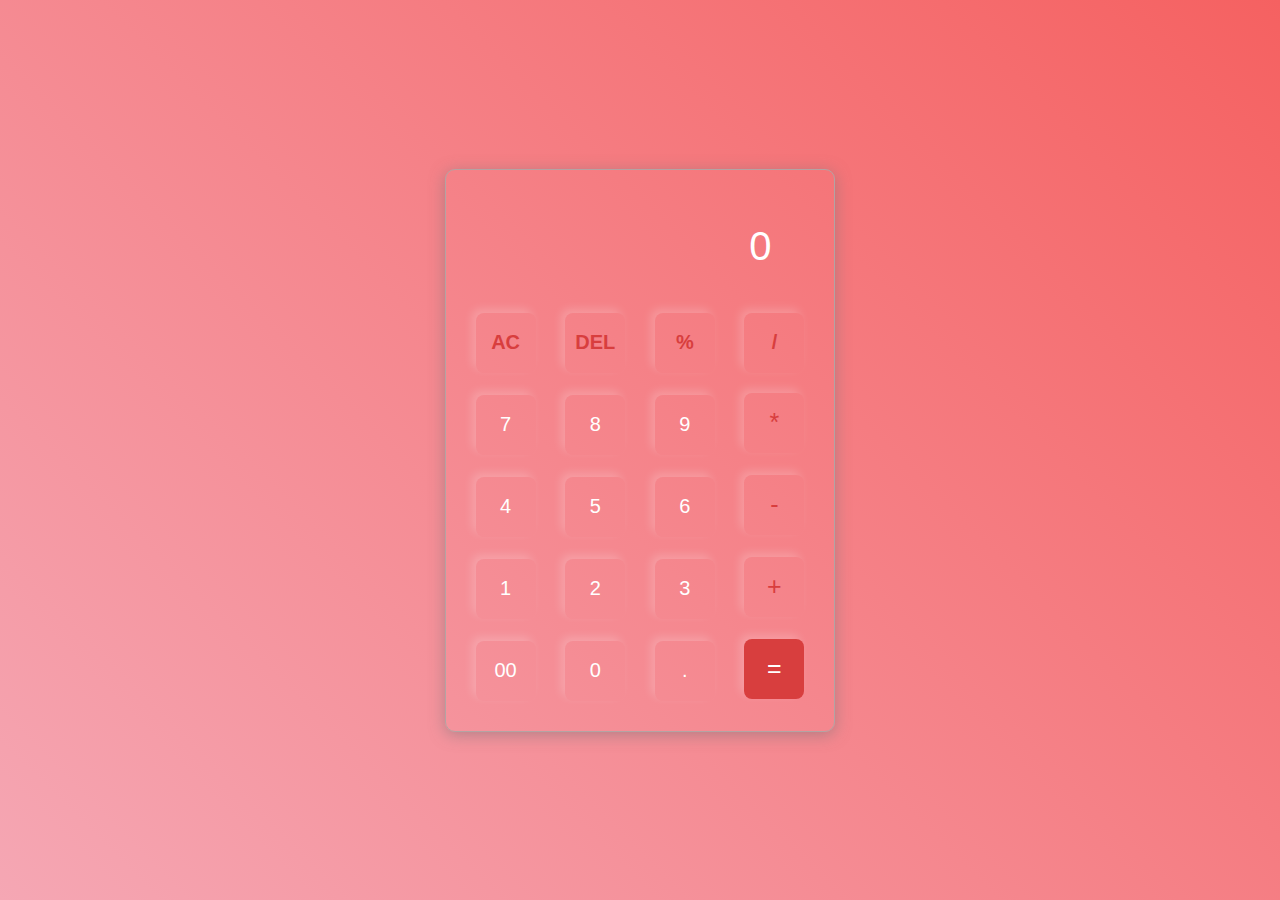
<file: Calculadora/index.html>
<!DOCTYPE html>
<html lang="en">
<head>
  <meta charset="UTF-8">
  <meta name="viewport" content="width=device-width, initial-scale=1.0">
  <title>Calculadora</title>
  <link rel="stylesheet" href="style.css">
</head>
<body>
  <div class="calculadora">
    <input type="text" placeholder="0" id="inputBox">
    <div>
      <button class="botaomaior">AC</button>
      <button class="botaomaior">DEL</button>
      <button class="botaomaior">%</button>
      <button class="botaomaior">/</button>
    </div>
    <div>
      <button>7</button>
      <button>8</button>
      <button>9</button>
      <button class="operador">*</button>
    </div>
    <div>
      <button>4</button>
      <button>5</button>
      <button>6</button>
      <button class="operador">-</button>
    </div>
    <div>
      <button>1</button>
      <button>2</button>
      <button>3</button>
      <button class="operador">+</button>
    </div>
    <div>
      <button>00</button>
      <button>0</button>
      <button>.</button>
      <button class="botaoigual">=</button>
    </div>
  </div>
  <script src="script.js"></script>
</body>
</html>
</file>
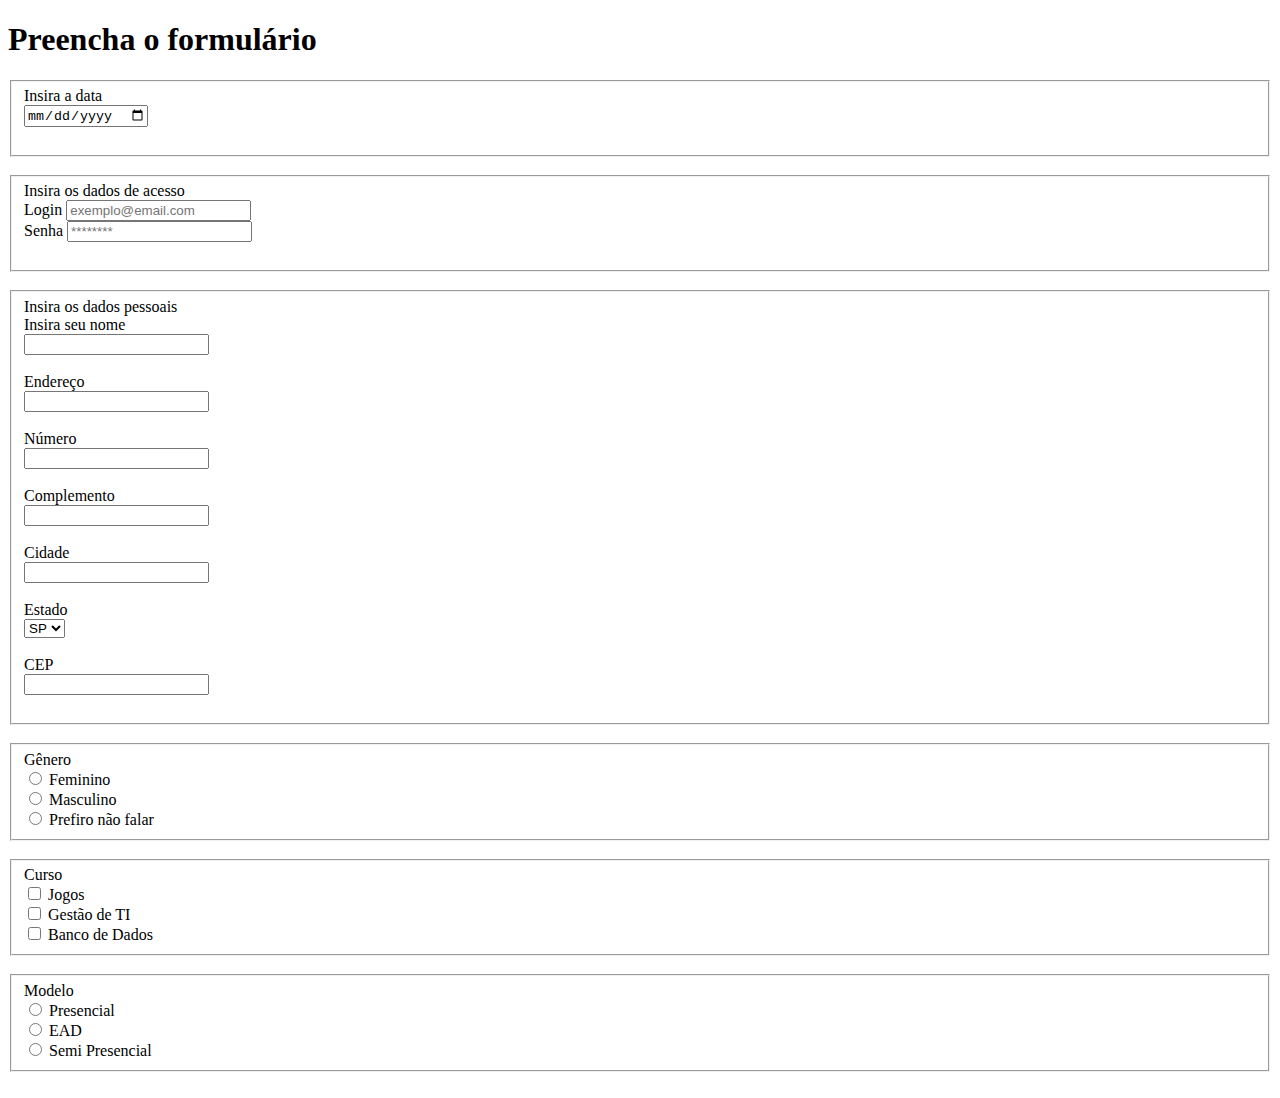
<file: form/index.html>
<!DOCTYPE html>
<html lang="pt-br">
<head>
  <meta charset="UTF-8">
  <meta name="viewport" content="width=device-width, initial-scale=1.0">
  <title>Formulário</title>
</head>
<body>
  <h1>Preencha o formulário</h1>
  <form action="https://www.w3schools.com/action_page.php">
    <fieldset>
      <label id="titulo" for="date">Insira a data</label> <br>
      <input type="date"> <br><br>
    </fieldset> <br>

    <fieldset>
      <label id="titulo" for="dados">Insira os dados de acesso</label> <br>
     <label for="login">Login</label>
      <input type="text" placeholder="exemplo@email.com"><br>
      <label for="login">Senha</label>
     <input type="password" placeholder="********"><br><br>
    </fieldset> <br>

    <fieldset>
      <label id="titulo" for="dados">Insira os dados pessoais</label> <br>
      <label for="date">Insira seu nome</label> <br>
      <input type="text"> <br><br>
      <label for="date">Endereço</label> <br>
       <input type="text"> <br><br>
      <label for="date">Número</label> <br>
      <input type="text"> <br><br>
      <label for="date">Complemento</label> <br>
      <input type="text"> <br><br>
      <label for="date">Cidade</label> <br>
      <input list="cidade">
      <datalist id="cidade">
        <option value="Sorocaba"></option>
        <option value="Votorantim"></option>
        <option value="Itu"></option>
        <option value="São Roque"></option>
        <option value="Curitiba"></option>
        <option value="Porto Alegre"></option>
      </datalist> <br><br>
      <label for="date">Estado</label> <br>
      <select name="estado" id="estado">
        <option value="SP">SP</option>
        <option value="PR">PR</option>
        <option value="RS">RS</option>
      </select><br><br>
      <label for="date">CEP</label> <br>
      <input type="text"> <br><br>
    </fieldset> <br>

    <fieldset>
      <label id="titulo" for="genero">Gênero</label> <br>
      <input type="radio" name="genero">
      <label for="feminino">Feminino</label><br>
      <input type="radio" name="genero">
      <label for="masculino">Masculino</label><br>
      <input type="radio" name="genero">
      <label for="nao">Prefiro não falar</label><br>
    </fieldset> <br>


    <fieldset>
      <label id="titulo" for="curso">Curso</label> <br>
      <input type="checkbox" name="curso">
      <label for="jogos">Jogos</label><br>
      <input type="checkbox" name="curso">
      <label for="gestao">Gestão de TI</label><br>
      <input type="checkbox" name="curso">
      <label for="banco">Banco de Dados</label><br>
    </fieldset><br>


    <fieldset>
      <label id="titulo" for="modelo">Modelo</label><br>
      <input type="radio" name="modelo">
      <label for="presencial">Presencial</label><br>
      <input type="radio" name="modelo">
      <label for="ead">EAD</label><br>
      <input type="radio" name="modelo">
      <label for="semi">Semi Presencial</label><br>
    </fieldset><br>
  </form>
</body>
</html>
</file>
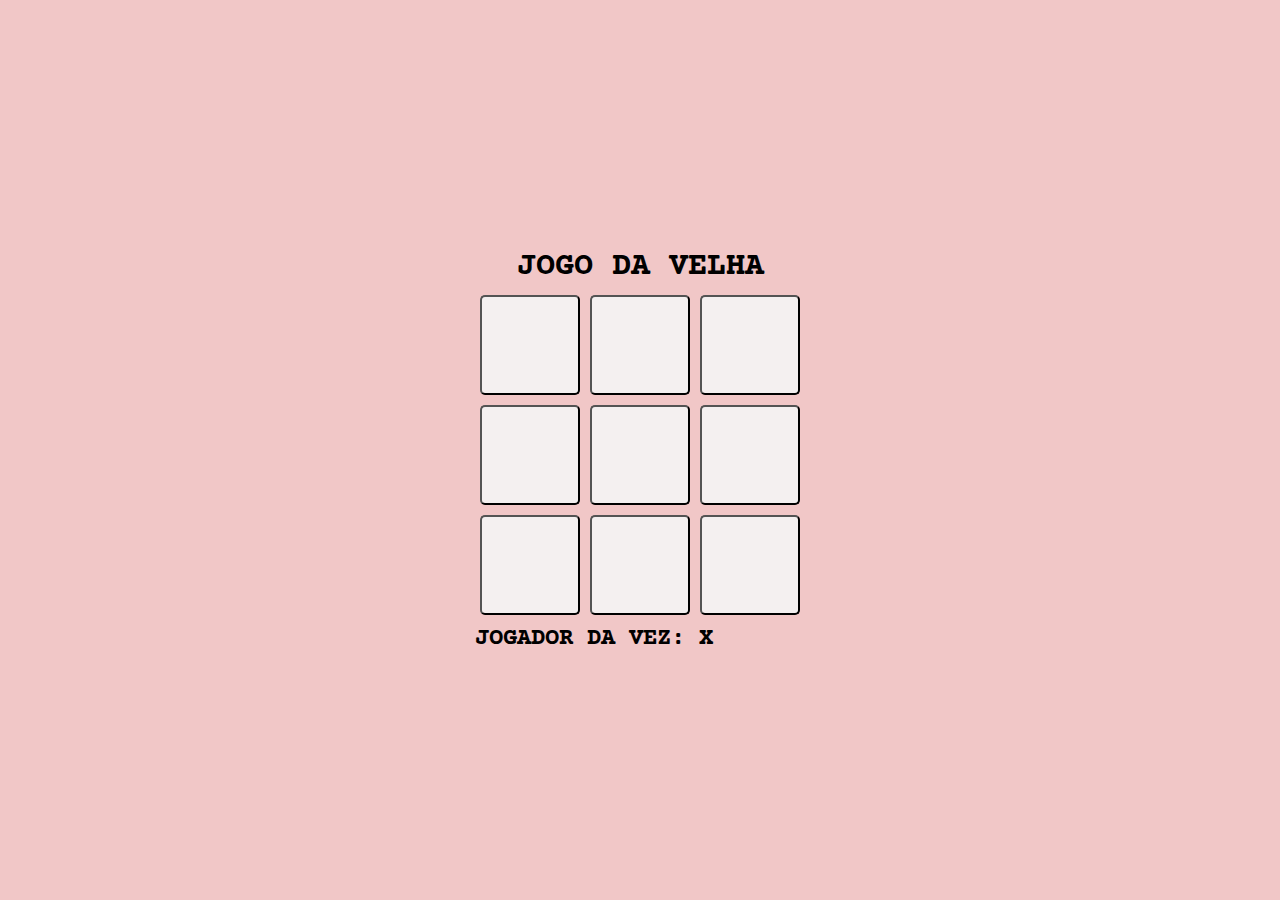
<file: Jogo_da_velha/index.html>
<!DOCTYPE html>
<html lang="en">
<head>
  <meta charset="UTF-8">
  <meta http-equiv="X-UA-Compatible" content="IE=edge">
  <meta name="viewport" content="width=device-width, initial-scale=1.0">
  <title>Jogo da velha</title>
  <link rel="stylesheet" href="style.css">
</head>
<body>
  <main>
    <h1>JOGO DA VELHA</h1>
    <div class="game">
      <button data-i="1"></button>
      <button data-i="2"></button>
      <button data-i="3"></button>
      <button data-i="4"></button>
      <button data-i="5"></button>
      <button data-i="6"></button>
      <button data-i="7"></button>
      <button data-i="8"></button>
      <button data-i="9"></button>
    </div>
    <h2 class="currentPlayer"></h2>
  </main>
  <script src="script.js"></script>
</body>
</html>
</file>
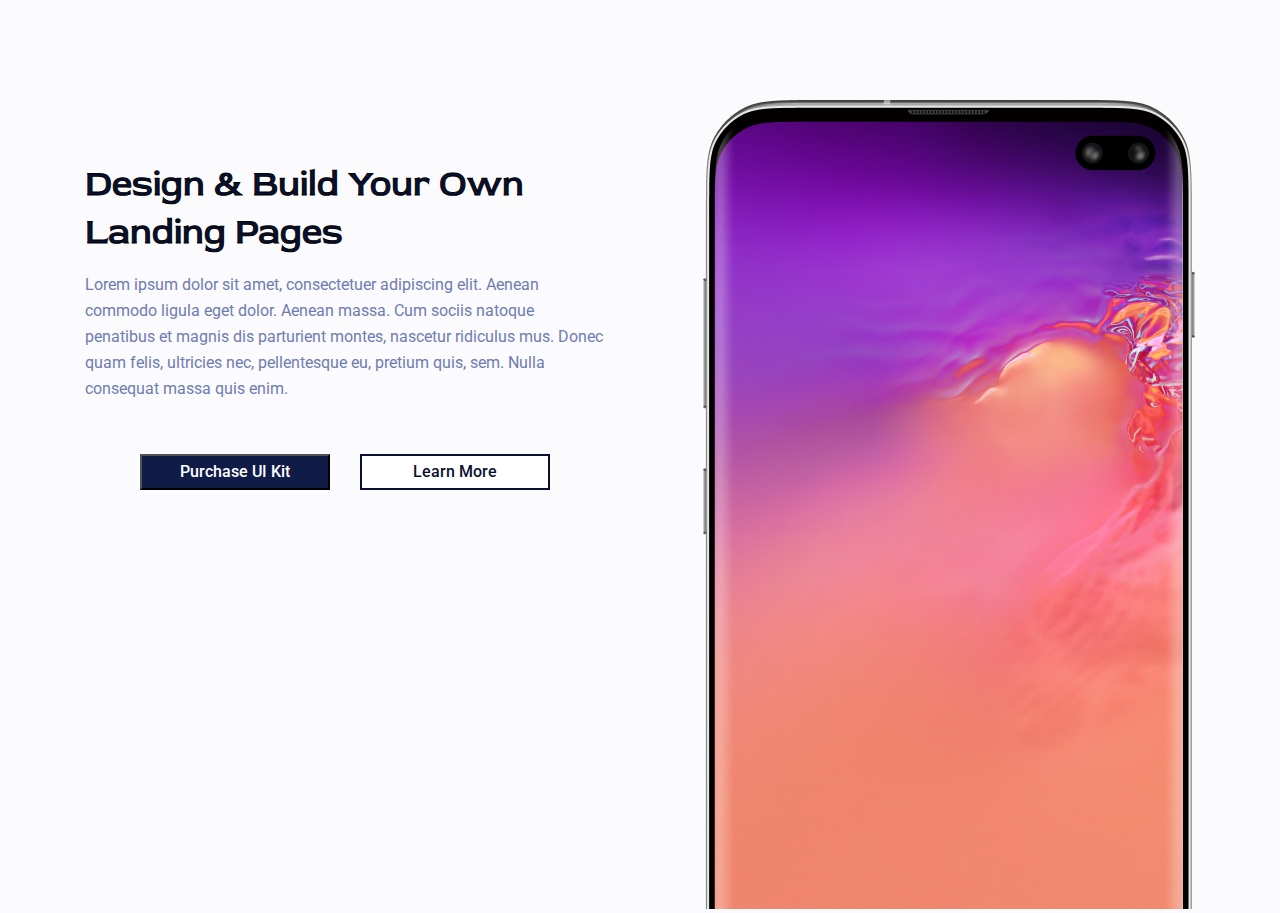
<file: Pagina_Figma/index.html>
<!DOCTYPE html>
<html lang="pt-br">
<head>
  <meta charset="UTF-8">
  <meta name="viewport" content="width=device-width, initial-scale=1.0">
  <title>Figma</title>
  <link rel="stylesheet" href="style.css">
</head>
<body>
  <div class="tudo">
    <div class="parte1">
      <div class="textos">
        <h1 class="titulo">Design & Build Your Own Landing Pages</h1>
        <p class="paragrafo">Lorem ipsum dolor sit amet, consectetuer adipiscing elit. Aenean commodo ligula eget dolor. Aenean massa. Cum sociis natoque penatibus et magnis dis parturient montes, nascetur ridiculus mus. Donec quam felis, ultricies nec, pellentesque eu, pretium quis, sem. Nulla consequat massa quis enim.</p>
      </div>
      <div class="botoes">
        <button class="btn1">Purchase UI Kit</button>
        <button class="btn2" href="#">Learn More</button>
      </div>
    </div>
    <div class="div-celular"><img class="foto-celular" src="Vert (1).png" alt="Foto Celular"></div>
  </div>
</body>
</html>
</file>
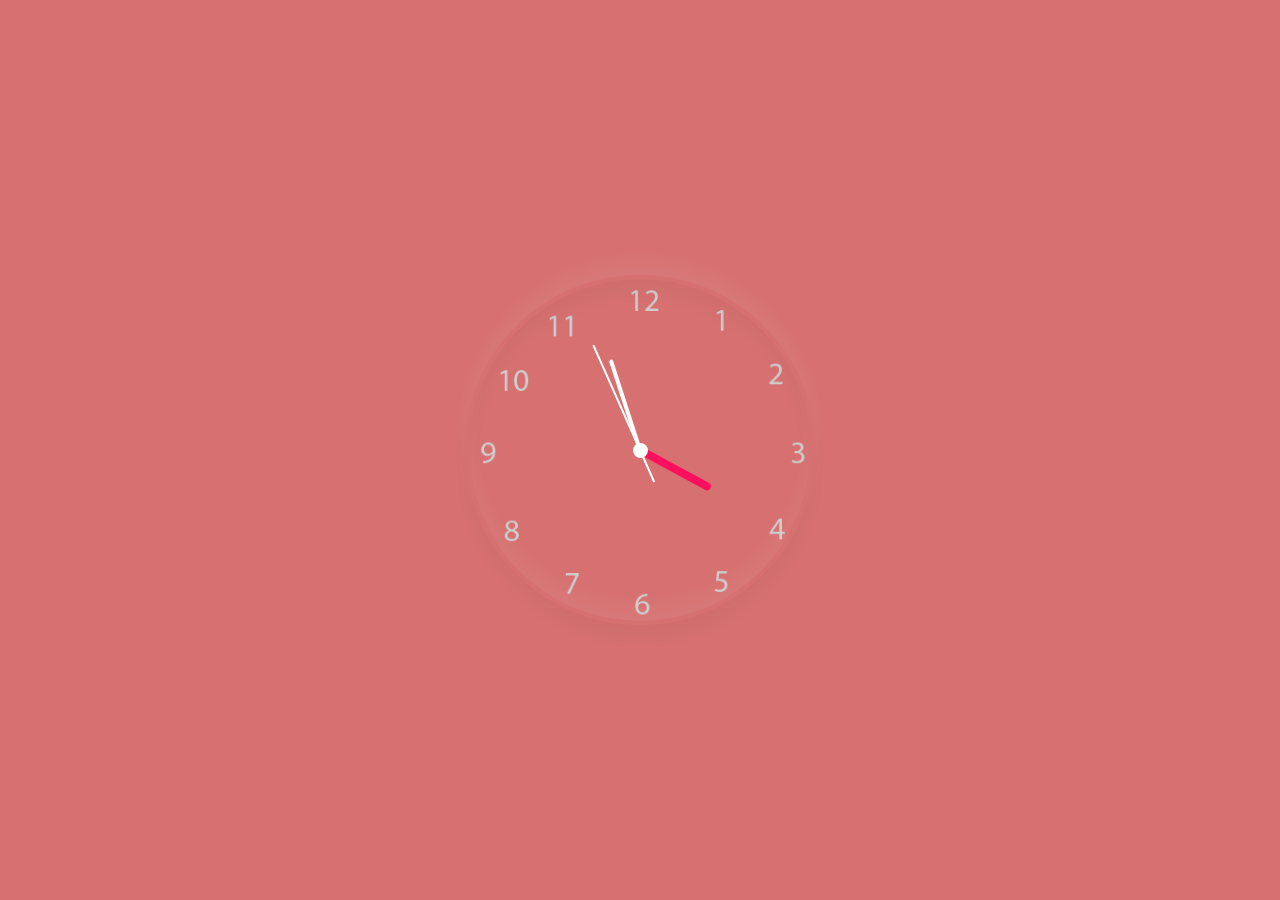
<file: Relogio/index.html>
<!DOCTYPE html>
<html lang="en">
<head>
  <meta charset="UTF-8">
  <meta name="viewport" content="width=device-width, initial-scale=1.0">
  <title>Relógio</title>
  <link rel="stylesheet" href="style.css">
</head>
<body>
  <div class="clock">
    <div class="hour">
      <div class="hr" id="hr"></div>
    </div>
    <div class="min">
      <div class="mn" id="mn"></div>
    </div>
    <div class="sec">
      <div class="sc" id="sc"></div>
    </div>
  </div>
  <script src="script.js"></script>
</body>
</html>
</file>
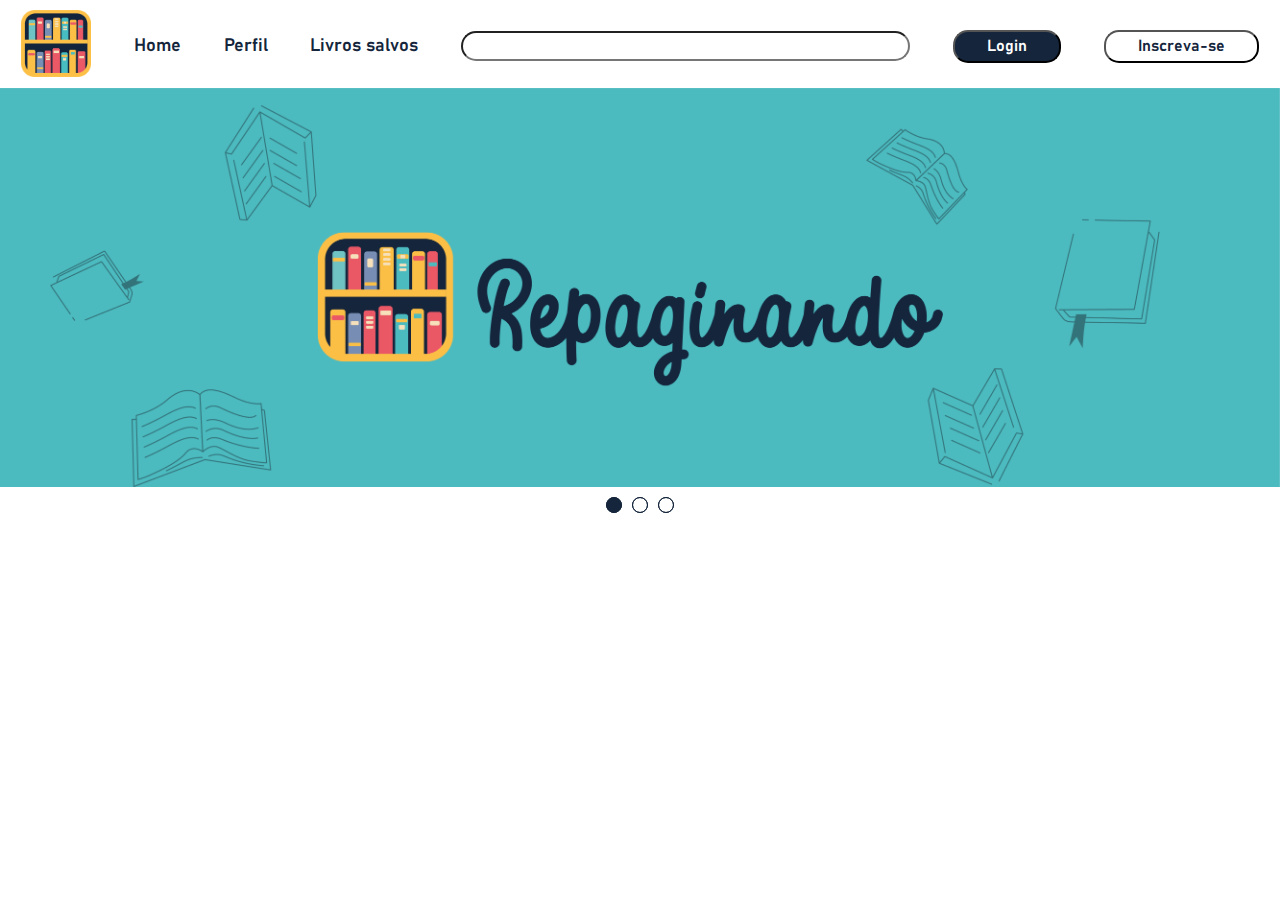
<file: Repaginando/index.html>
<!DOCTYPE html>
<html lang="pt-br">
<head>
  <meta charset="UTF-8">
  <meta name="viewport" content="width=device-width, initial-scale=1.0">
  <title>Repaginando</title>
  <link rel="stylesheet" href="style.css">
  <link rel="shortcut icon" href="fav.svg" type="image/x-icon">
</head>
<body>
  <header>
    <nav>
      <ul>
        <a href="#"><img class="logo" src="Logo.png" alt="Logo Repaginando"></a>
        <li><a class="nav-tracinho" href="#">Home</a></li>
        <li><a class="nav-tracinho" href="#">Perfil</a></li>
        <li><a class="nav-tracinho" href="#">Livros salvos</a></li>
        <li><label for="type">
          <input class="busca" type="text">
        </label></li>
          <button class="btn-login">Login</button>
          <button class="btn-signup">Inscreva-se</button>
      </ul>
    </nav>
  </header>

  <main>
    <section class="slider">
      <div class="slider-content">

        <input type="radio" name="btn-radio" id="radio1">
        <input type="radio" name="btn-radio" id="radio2">
        <input type="radio" name="btn-radio" id="radio3">

        <div class="slide-box primeiro">
          <img src="Banner_menor.png" alt="slide 1">
        </div>

        <div class="slide-box segundo">
          <img src="Banner_menor02.png" alt="slide 2">
        </div>

        <div class="slide-box segundo">
          <img src="Banner_menor03.png" alt="slide 3">
        </div>

        <div class="nav-auto">
          <div class="auto-btn1"></div>
          <div class="auto-btn2"></div>
          <div class="auto-btn3"></div>
        </div>

        <div class="nav-manual">
          <label for="radio1" class="manual-btn"></label>
         <label for="radio2" class="manual-btn"></label>
          <label for="radio3" class="manual-btn"></label>
       </div>
      </div>
    </section>
  
  </main>
  <script src="slide.js"></script>
</body>
</html>
</file>
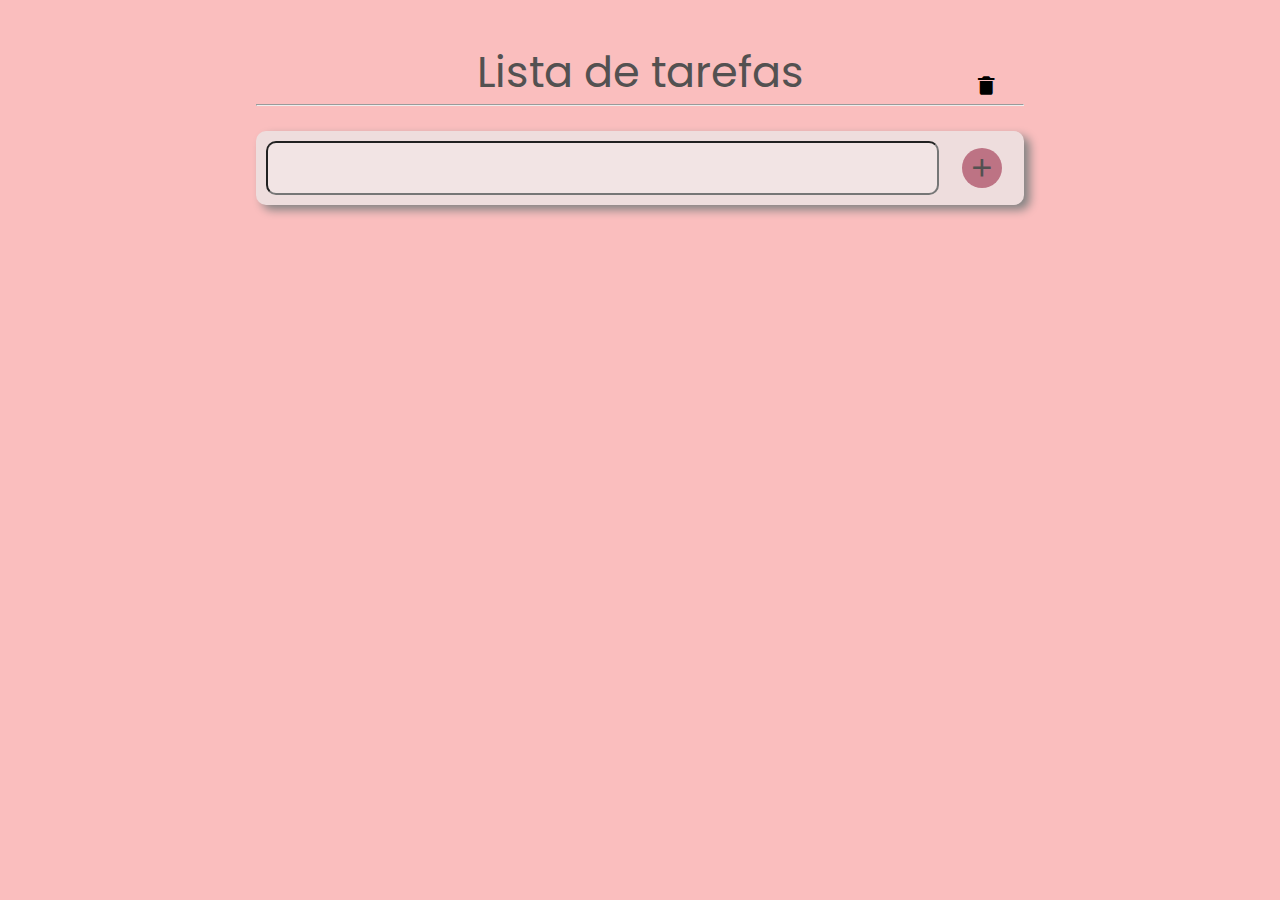
<file: Todolist/index.html>
<!DOCTYPE html>
<html lang="pt-BR">
<head>
  <meta charset="UTF-8">
  <meta name="viewport" content="width=device-width, initial-scale=1.0">
  <title>Tarefas</title>
  <link rel="stylesheet" href="style.css">
  <link href='https://unpkg.com/boxicons@2.1.4/css/boxicons.min.css' rel='stylesheet'>
</head>
<body>
  <div class="to-do">
    <div class="header">
      <p>Lista de tarefas</p>
      <button> <i class="bx bxs-trash-alt"></i></button>
    </div>
    <hr>
    <br>
    <div class="divInsert">
      <input class="textInsert" type="text">
      <button> <i class="bx bx-plus"></i></button>
    </div>
    <ul></ul>
  </div>
  <script src="script.js"></script>
</body>
</html>
</file>
<file: Calculadora/style.css>
* {
  margin: 0;
  padding: 0;
  box-sizing: border-box;
}

body {
  font-family: 'Courier New', Courier, monospace;
  width: 100%;
  height: 100vh;
  display: flex;
  justify-content: center;
  align-items: center;
  background:linear-gradient(45deg, rgb(245, 167, 180), rgb(245, 97, 97)) ;
}

.calculadora {
  border: 1px solid rgb(179, 163, 163);
  padding: 20px;
  border-radius: 10px;
  background: transparent;
  box-shadow: 0px 3px 15px rgba(113, 115, 119, 0.5);
}

input {
  width: 320px;
  border: none;
  padding: 24px;
  margin: 10px;
  color: #ffffff;
  background: transparent;
  box-shadow: 0px 3px 15px rgba(184, 89, 89, 0);
  font-size: 40px;
  text-align: right;
  text-align: right;
  cursor: pointer;
}

input::placeholder {
  color: #ffffff;
}

button {
  border: 0;
  width: 60px;
  height: 60px;
  margin: 10px;
  border-radius: 8px;
  background: transparent;
  color: #ffffff;
  font-size: 20px;
  box-shadow: -4px -4px 10px rgba(255, 255, 255, 0.2);
  cursor: pointer;
}

.botaoigual {
  font-size: 25px;
  background-color:  rgb(216, 62, 62);
}

.operador {
  font-size: 25px;
  color: rgb(216, 62, 62);
}

.botaomaior {
  font: 40px;
  font-weight: 600;
  color: rgb(216, 62, 62);
}
</file>
<file: Jogo_da_velha/style.css>
@import url('https://fonts.googleapis.com/css2?family=Courier+Prime&display=swap');

* {
  margin: 0;
  padding: 0;
  box-sizing: border-box;
  font-family: 'Courier Prime', monospace;
}

body {
  height: 100vh;
  display: flex;
  align-items: center;
  justify-content: center;
  background: #f1c7c7;
}

main {
  display: flex;
  flex-direction: column;
  gap: 5px;
}

h1 {
  text-align: center;
}

.game {
  display: grid;
  grid-template-columns: 1fr 1fr 1fr;
}

.game button {
  width: 100px;
  height: 100px;
  margin: 5px;
  cursor: pointer;
  font-size: 50px;
  background: #f4f0f0;
  border-radius: 5px;
}
</file>
<file: Pagina_Figma/style.css>
@import url('https://fonts.googleapis.com/css2?family=Barlow+Condensed:ital,wght@0,100;0,200;0,300;0,400;0,500;0,600;0,700;0,800;0,900;1,100;1,200;1,300;1,400;1,500;1,600;1,700;1,800;1,900&family=Courier+Prime:ital,wght@0,400;0,700;1,400;1,700&family=Goudy+Bookletter+1911&family=Homemade+Apple&family=Pacifico&family=Poppins:ital,wght@0,100;0,200;0,300;0,400;0,500;0,600;0,700;0,800;0,900;1,100;1,200;1,300;1,400;1,500;1,600;1,700;1,800;1,900&family=Roboto:ital,wght@0,100;0,300;0,400;0,500;0,700;0,900;1,100;1,300;1,400;1,500;1,700;1,900&family=Rubik+Mono+One&family=Sacramento&family=VT323&display=swap');

@import url('https://fonts.googleapis.com/css2?family=Barlow+Condensed:ital,wght@0,100;0,200;0,300;0,400;0,500;0,600;0,700;0,800;0,900;1,100;1,200;1,300;1,400;1,500;1,600;1,700;1,800;1,900&family=Courier+Prime:ital,wght@0,400;0,700;1,400;1,700&family=Goudy+Bookletter+1911&family=Homemade+Apple&family=Pacifico&family=Poppins:ital,wght@0,100;0,200;0,300;0,400;0,500;0,600;0,700;0,800;0,900;1,100;1,200;1,300;1,400;1,500;1,600;1,700;1,800;1,900&family=Red+Rose:wght@300..700&family=Roboto:ital,wght@0,100;0,300;0,400;0,500;0,700;0,900;1,100;1,300;1,400;1,500;1,700;1,900&family=Rubik+Mono+One&family=Sacramento&family=VT323&display=swap');

* {
  padding: 0;
  margin: 0;
  box-sizing: border-box;
}

body {
  background-color: #FBFBFD;
}

.parte1 {
  width: 520px;
  height: 330px;
  margin-top: 160px;
}

.textos {
  width: 520px;
  height: 278px;
}

.titulo {
  color: #091133;
  font-family: "Red Rose", serif;
  font-size: 36px;
  font-weight: 400;
  line-height: 48px;
  padding-bottom: 16px;
  -webkit-text-stroke: 1px #000000;
}

.paragrafo {
  color: #6F7CB2;
  font-family: "Roboto", sans-serif;
  font-size: 16px;
  font-weight: 400;
  line-height: 26px;
  margin-bottom: 36px;
}

.btn1 {
  width: 190px;
  height: 36px;
  background-color: #111B47;
  color: #FFFFFF;
  font-family: "Roboto", sans-serif;
  font-size: 16px;
  font-weight: 500;
  line-height: 26px;
}

.btn1:hover {
  background-color: #253992;
  cursor: pointer;
  border: none;
}

.btn2 {
  width: 190px;
  height: 36px;
  font-family: "Roboto", sans-serif;
  background-color: #FFFFFF;
  color: #091133;
  font-weight: 500;
  font-size: 16px;
  line-height: 26px;
  border: 2px solid #091133;
}

.btn2:hover {
  background-color: #253992;
  color: #FFFFFF;
  cursor: pointer;
  border: none;
}

.botoes {
  display: flex;
  justify-content: center;
  gap: 29.15px;
  margin-top: 16px;
}

.div-celular {
  margin-top: 100px;
}

.tudo {
  display: flex;
  justify-content: center;
  gap: 98px;
}
</file>
<file: Relogio/style.css>
* {
  margin: 0;
  padding: 0;
  box-sizing: border-box;
}

body {
  display: flex;
  justify-content: center;
  align-items: center;
  min-height: 100vh;
  background:  #d77171;
}

.clock {
  width: 350px;
  height: 350px;
  display: flex;
  justify-content: center;
  align-items: center;
  background: url(relogio.png) ;
  background-size: cover;
  border: 4px solid #d77171;
  border-radius: 50%;
  box-shadow: 0 -15px 15px rgba(255,255,255,0.05),
              inset 0 -15px 15px rgba(255,255,255,0.05),
              0 15px 15px rgba(0,0,0,0.03),
              inset 0 15px 15px rgba(0,0,0,0.03);
}

.clock:before {
  content: '';
  position: absolute;
  width: 15px;
  height: 15px;
  background: #ffff;
  border-radius: 50%;
  z-index: 10000;
}

.clock .hour, .clock .min, .clock .sec {
  position: absolute;
}

.clock .hour, .hr {
  width: 160px;
  height: 160px;
}

.clock .min, .mn {
  width: 190px;
  height: 190px;
}

.clock .sec, .sc {
  width: 230px;
  height: 230px;
}

.hr, .mn, .sc {
  display: flex;
  justify-content: center;
  position: absolute;
  border-radius: 50%;
}

.hr:before {
  content: '';
  position: absolute;
  width: 8px;
  height: 80px;
  background: #ff105e;
  z-index: 10;
  border-radius: 6px 6px 0 0;
}

.mn:before {
  content: '';
  position: absolute;
  width: 4px;
  height: 90px;
  background: #fff;
  z-index: 11;
  border-radius: 6px 6px 0 0;
}

.sc:before {
  content: '';
  position: absolute;
  width: 2px;
  height: 150px;
  background: #fff;
  z-index: 12;
  border-radius: 6px 6px 0 0;
}
</file>
<file: Repaginando/style.css>
@import url('https://fonts.googleapis.com/css2?family=Barlow+Condensed:ital,wght@0,100;0,200;0,300;0,400;0,500;0,600;0,700;0,800;0,900;1,100;1,200;1,300;1,400;1,500;1,600;1,700;1,800;1,900&family=Courier+Prime:ital,wght@0,400;0,700;1,400;1,700&family=Goudy+Bookletter+1911&family=Homemade+Apple&family=Pacifico&family=Poppins:ital,wght@0,100;0,200;0,300;0,400;0,500;0,600;0,700;0,800;0,900;1,100;1,200;1,300;1,400;1,500;1,600;1,700;1,800;1,900&family=Rubik+Mono+One&family=Sacramento&family=VT323&display=swap');

@font-face {
  font-family: 'Bahnschrift';
  src: url(BAHNSCHRIFT.TTF) format('truetype');
}

* {
  padding: 0;
  margin: 0;
  box-sizing: border-box;
}

.logo {
  width: 70px;
}

nav {
  padding-top: 10px;
  padding-bottom: 5px;
  font-family: 'Bahnschrift';
  font-size: 18px;
}

ul {
  display: flex;
  justify-content: space-around;
  align-items: center;
  list-style: none;
}

a {
  position: relative;
  text-decoration: none;
  color: rgb(20, 37, 60);
  font-weight: 600;
}

.nav-tracinho {
  position: relative;
  text-decoration: none;
  color: rgb(20, 37, 60);
  font-weight: 600;
}

.nav-tracinho:after {
  content: "";
  position: absolute;
  background-color: rgb(231, 179, 9);
  height: 3px;
  width: 0;
  left: 0;
  bottom: -10px;
  transition: 0.3s;
}
.nav-tracinho:hover {
  color: #2e2d2b;
}

.nav-tracinho:hover:after {
  width: 100%;
}

.btn-login {
 padding: 5px 32px;
 border-radius: 15px;
 background-color: rgb(20, 37, 60);
 color: white;
 font-family: 'Bahnschrift';
 font-weight: 600;
 font-size: 16px;
 cursor: pointer;
}

.btn-login:hover {
  color: white;
}

.btn-login:active {
  background-color: rgb(112, 195, 195);
}
.btn-signup {
 padding: 5px 32px;
 border-radius: 15px;
 background-color: white;
 color: rgb(20, 37, 60);
 font-family: 'Bahnschrift';
 font-weight: 600;
 font-size: 16px;
 cursor: pointer;
}



.busca {
  width: 449px;
  height: 30px;
  border-radius: 30px;
}

.banner {
  width: 1535px;
}

section.slider {
  margin: 0 auto;
  width: 100%;
  height: auto;
  padding: 0 !important;
  overflow: hidden; /* esconde a barra de rolagem */
}

.slider-content input {
  display: none; /* para esconder os radios.. eles só vão servir para o js */
}

.slider-content {
  width: 400%;
  height: auto;
  display: flex;
}


.slide-box {
  width: 25%;
  height: auto;
  position: relative;
  transition: 1.5s;
}

.slide-box img {
  width: 100%;
}

.nav-manual, .nav-auto{
  position: absolute;
  width: 100%;
  margin-top: 32%; /* se as bolinhas estiverem em cima da imagem ou distante dela, mexer aqui */
  display: flex;
  justify-content: center;
}

.nav-manual .manual-btn, .nav-auto div {
  border: 1px solid rgb(20, 37, 60);
  padding: 7px;
  border-radius: 50%;
  cursor: pointer;
  transition: 0.3s;
}

.nav-manual .manual-btn:not(:last-child), .nav-auto div:not(:last-child) {
  margin-right: 10px;
}

.nav-manual .manual-btn:hover {
  background-color: rgb(20, 37, 60);
}

#radio1:checked ~ .nav-auto .auto-btn1 {
  background-color: rgb(20, 37, 60);
}

#radio2:checked ~ .nav-auto .auto-btn2 {
  background-color: rgb(20, 37, 60);
}
#radio3:checked ~ .nav-auto .auto-btn3 {
  background-color: rgb(20, 37, 60);
}

#radio1:checked ~ .primeiro {
  margin-left: 0%;
}

#radio2:checked ~ .primeiro {
  margin-left: -25%;
}

#radio3:checked ~ .primeiro {
  margin-left: -50%;
}
</file>
<file: Todolist/style.css>
@import url('https://fonts.googleapis.com/css2?family=Cookie&family=Poppins:wght@400;600&family=Sacramento&family=Shadows+Into+Light+Two&display=swap');

 * {
  margin: 0;
  padding: 0;
  box-sizing: border-box;
  font-family: 'Poppins', sans-serif;
 }

 body {
  display: flex;
  justify-content: center;
  background-color: rgb(250, 190, 190);
 }

 p {
  display: flex;
  justify-content: center;
  font-size: 43px;
  color: rgb(83, 81, 81);
 }

.header button {
  position: absolute;
  right: 18%;
  margin-top: -30px;
}

.header i {
  font-size: 22px;
}

.to-do {
  margin-top: 40px;
  width: 60%;
}

.textInsert {
  padding: 10px;
  background-color:rgb(242, 228, 228);
  border-radius: 10px;
  outline: none;
  width: 90%;
  font-size: 20px;
  font-family: 'Poppins', sans-serif;
}

.divInsert {
  padding: 10px;
  background-color: rgb(238, 221, 221);
  border-radius: 10px;
  display: flex;
  box-shadow: 6px 5px 10px 0px rgb(133, 132, 132);
}

button {
  width: 10%;
  background-color: transparent;
  border: none;
  cursor: pointer;
  outline: none;
}

.bx-plus {
  font-size: 30px;
  margin-left: 10px;
  background-color: rgb(189, 115, 132);
  border-radius: 50%;
  padding: 5px;
  color: rgb(83, 81, 81);
}

.divLi {
  margin-top: 20px;
  padding: 10px;
  background: rgb(242, 228, 228);
  border-radius: 10px;
  box-shadow: 6px 5px 10px 0px grey;
  display: flex;
  align-items: center;
}

.divLi span {
  width: 80%;
  color: dimgray;
}

.divLi input {
  width: 10%;
  outline: none;
  accent-color: currentcolor;
}

.divLi i {
  font-size: 22px;
  color: brown;
}

li {
  list-style-type: none;
}

.line-through {
  text-decoration: line-through;
}



@media (max-width: 775px) {
  input {
    width: 70%;
  }

  .divInsert button {
    width: 30%;
  }

  i {
    font-size: 30px;
    padding: 0px;
  }

  p {
    font-size: 33px;
  }
}
</file>
